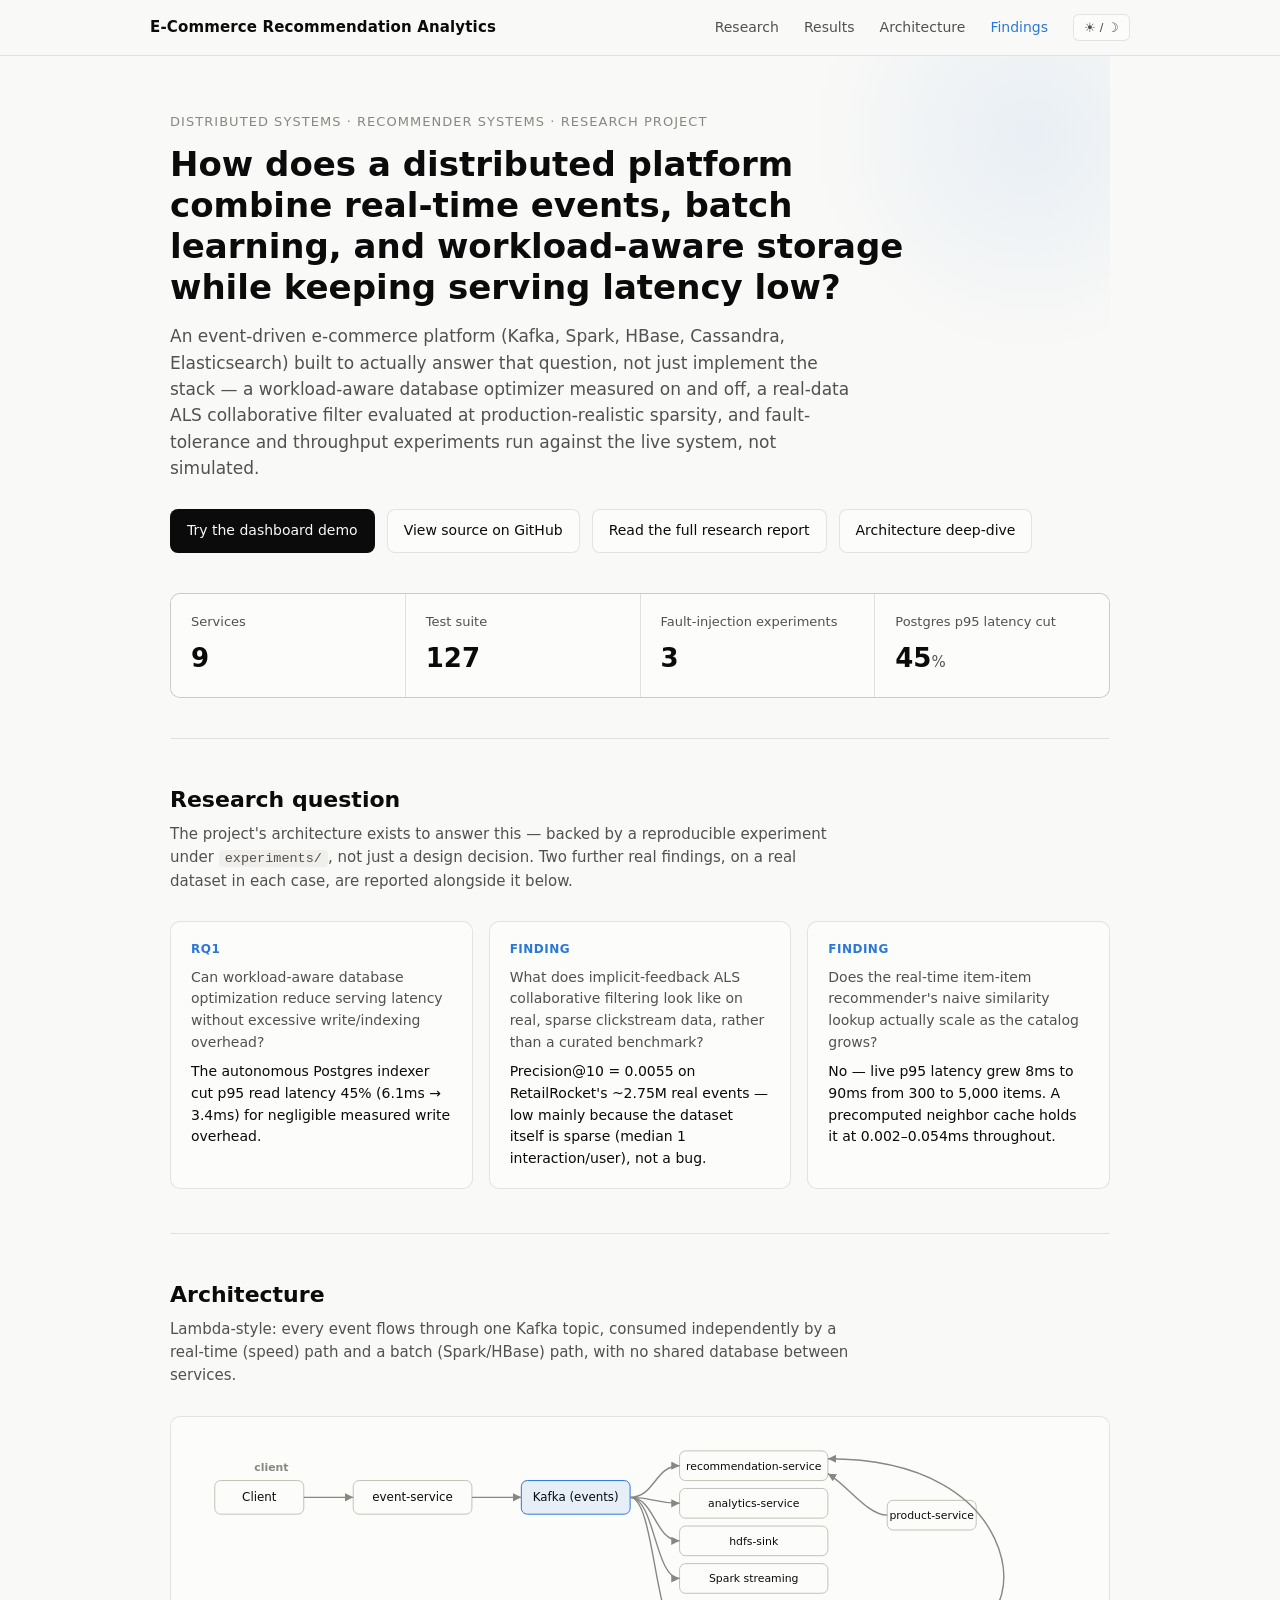
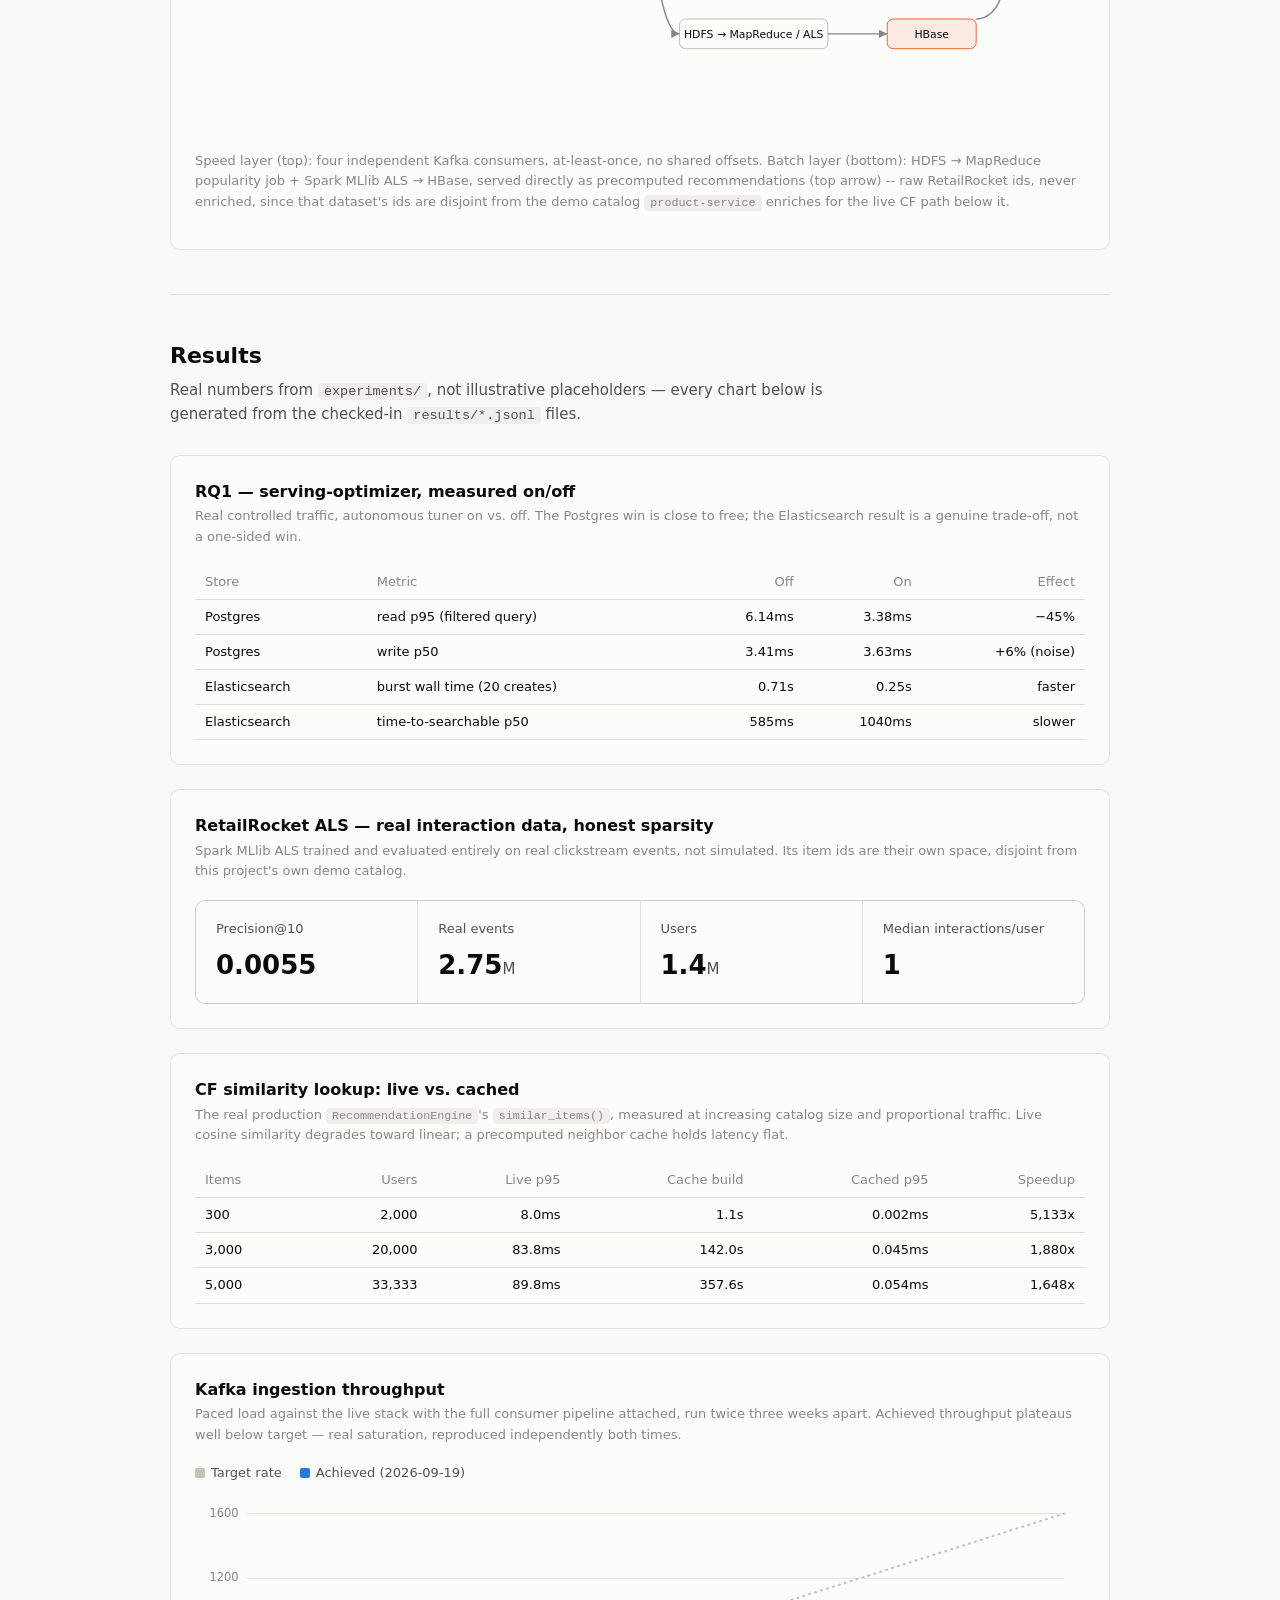
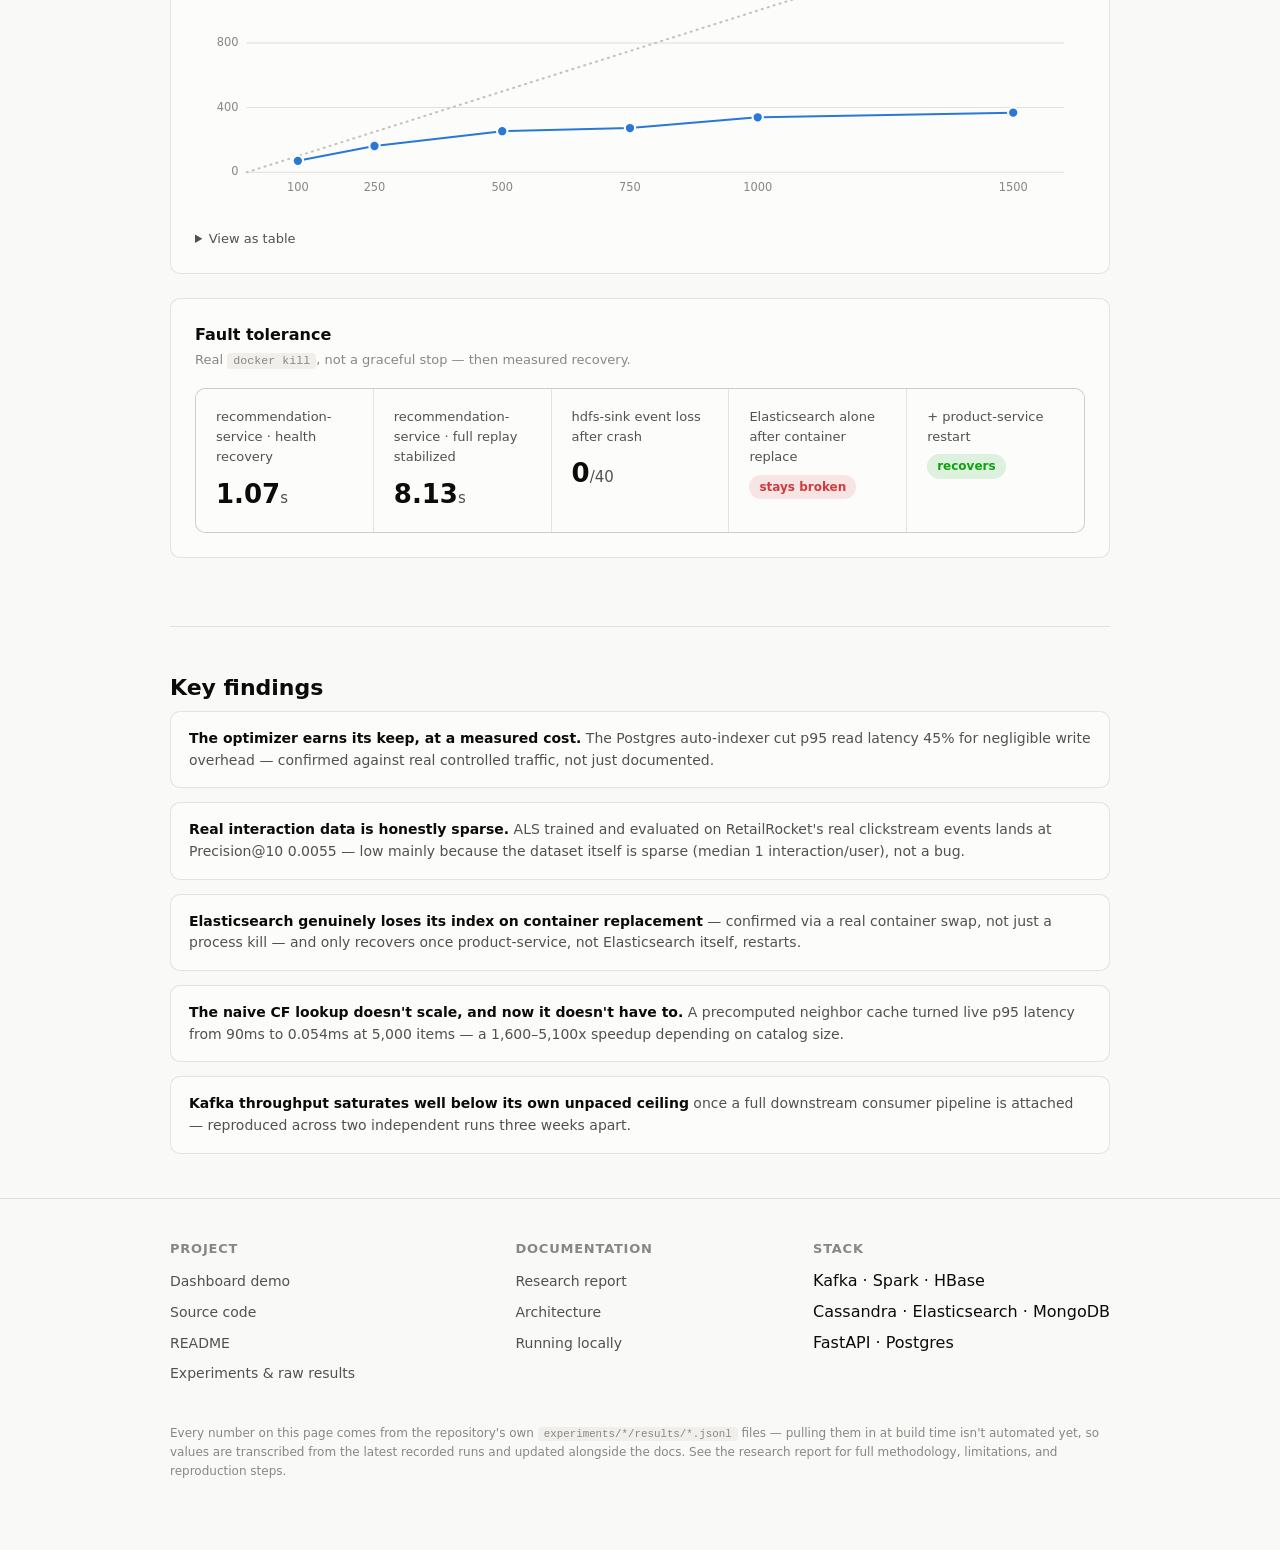
<file: site/index.html>
<!DOCTYPE html>
<html lang="en">
<head>
<meta charset="UTF-8">
<meta name="viewport" content="width=device-width, initial-scale=1.0">
<title>Distributed E-Commerce Recommendation Analytics System</title>
<meta name="description" content="A distributed recommendation and analytics platform (Kafka, Spark, HBase, Cassandra, Elasticsearch) with a real experimental evaluation of recommendation quality, streaming/batch serving latency, and fault tolerance.">
<link rel="icon" type="image/svg+xml" href="favicon.svg">
<meta property="og:title" content="Distributed E-Commerce Recommendation Analytics System">
<meta property="og:description" content="A workload-aware database optimizer measured on/off, real-data ALS at production sparsity, and fault-tolerance and throughput experiments run against the live system, not simulated.">
<meta property="og:type" content="website">
<meta property="og:url" content="https://charith-reddy-pareddy.github.io/distributed-ecommerce-recommendation-analytics-system/">
<meta name="twitter:card" content="summary">
<meta name="twitter:title" content="Distributed E-Commerce Recommendation Analytics System">
<meta name="twitter:description" content="A workload-aware database optimizer measured on/off, real-data ALS at production sparsity, and fault-tolerance and throughput experiments run against the live system, not simulated.">
<style>
  :root {
    color-scheme: light;
    --surface: #fcfcfb;
    --page: #f9f9f7;
    --text-primary: #0b0b0b;
    --text-secondary: #52514e;
    --text-muted: #898781;
    --gridline: #e1e0d9;
    --baseline: #c3c2b7;
    --border: rgba(11,11,11,0.10);
    --series-1: #2a78d6;
    --series-1-wash: rgba(42,120,214,0.10);
    --series-2: #eb6834;
    --series-3: #1baf7a;
    --status-good: #0ca30c;
    --status-critical: #d03b3b;
    --code-bg: #f0efec;
  }
  @media (prefers-color-scheme: dark) {
    :root:not([data-theme="light"]) {
      color-scheme: dark;
      --surface: #1a1a19;
      --page: #0d0d0d;
      --text-primary: #ffffff;
      --text-secondary: #c3c2b7;
      --text-muted: #898781;
      --gridline: #2c2c2a;
      --baseline: #383835;
      --border: rgba(255,255,255,0.10);
      --series-1: #3987e5;
      --series-1-wash: rgba(57,135,229,0.14);
      --series-2: #d95926;
      --series-3: #199e70;
      --status-good: #0ca30c;
      --status-critical: #e66767;
      --code-bg: #26261f;
    }
  }
  :root[data-theme="dark"] {
    color-scheme: dark;
    --surface: #1a1a19;
    --page: #0d0d0d;
    --text-primary: #ffffff;
    --text-secondary: #c3c2b7;
    --text-muted: #898781;
    --gridline: #2c2c2a;
    --baseline: #383835;
    --border: rgba(255,255,255,0.10);
    --series-1: #3987e5;
    --series-1-wash: rgba(57,135,229,0.14);
    --series-2: #d95926;
    --series-3: #199e70;
    --status-good: #0ca30c;
    --status-critical: #e66767;
    --code-bg: #26261f;
  }

  * { box-sizing: border-box; }
  html { scroll-behavior: smooth; }
  body {
    margin: 0;
    background: var(--page);
    color: var(--text-primary);
    font-family: system-ui, -apple-system, "Segoe UI", sans-serif;
    line-height: 1.55;
  }
  a { color: var(--series-1); }
  .wrap { max-width: 980px; margin: 0 auto; padding: 0 20px; }

  header.site {
    position: sticky; top: 0; z-index: 10;
    background: var(--page);
    border-bottom: 1px solid var(--border);
  }
  header.site .bar {
    display: flex; align-items: center; justify-content: space-between;
    padding: 14px 0;
  }
  header.site .brand { font-weight: 600; font-size: 15px; letter-spacing: 0.01em; }
  header.site nav a {
    color: var(--text-secondary); text-decoration: none; font-size: 14px;
    margin-left: 20px; transition: color 0.15s ease;
  }
  header.site nav a:hover { color: var(--text-primary); }
  header.site nav a.active { color: var(--series-1); }
  #theme-toggle {
    margin-left: 20px; font-size: 13px; color: var(--text-secondary);
    background: var(--surface); border: 1px solid var(--border);
    border-radius: 6px; padding: 5px 10px; cursor: pointer;
  }
  .nav-toggle {
    display: none; background: none; border: 1px solid var(--border);
    border-radius: 6px; padding: 6px 10px; cursor: pointer;
    color: var(--text-primary); font-size: 16px; line-height: 1;
  }

  .hero { padding: 56px 0 40px; position: relative; overflow: hidden; }
  .hero::before {
    content: ""; position: absolute; top: -140px; right: -140px;
    width: 440px; height: 440px; border-radius: 50%;
    background: radial-gradient(circle, var(--series-1) 0%, transparent 70%);
    opacity: 0.08; pointer-events: none; z-index: 0;
  }
  .hero > * { position: relative; z-index: 1; }
  .hero .kicker {
    color: var(--text-muted); font-size: 13px; text-transform: uppercase;
    letter-spacing: 0.08em; margin: 0 0 12px;
  }
  .hero h1 { font-size: 34px; line-height: 1.2; margin: 0 0 16px; max-width: 760px; }
  .hero p.lede { color: var(--text-secondary); font-size: 17px; max-width: 680px; margin: 0 0 28px; }
  .cta-row { display: flex; gap: 12px; flex-wrap: wrap; margin-bottom: 40px; }
  .btn {
    display: inline-flex; align-items: center; gap: 8px;
    padding: 10px 16px; border-radius: 8px; font-size: 14px; font-weight: 500;
    text-decoration: none; border: 1px solid var(--border);
  }
  .btn.primary { background: var(--text-primary); color: var(--page); border-color: transparent; }
  .btn.secondary { background: var(--surface); color: var(--text-primary); }

  .stat-row {
    display: grid; grid-template-columns: repeat(auto-fit, minmax(140px,1fr));
    gap: 1px; background: var(--border); border: 1px solid var(--border);
    border-radius: 10px; overflow: hidden;
  }
  .stat-tile { background: var(--surface); padding: 18px 20px; }
  .stat-tile .label { color: var(--text-secondary); font-size: 13px; margin-bottom: 6px; }
  .stat-tile .value { font-size: 26px; font-weight: 600; }
  .stat-tile .value .unit { font-size: 15px; color: var(--text-secondary); font-weight: 500; }

  section { padding: 44px 0; border-top: 1px solid var(--border); }
  section h2 { font-size: 22px; margin: 0 0 6px; }
  section p.section-sub { color: var(--text-secondary); font-size: 15px; margin: 0 0 28px; max-width: 680px; }

  .rq-grid { display: grid; grid-template-columns: repeat(auto-fit, minmax(260px,1fr)); gap: 16px; }
  .rq-card {
    background: var(--surface); border: 1px solid var(--border); border-radius: 10px;
    padding: 18px 20px;
  }
  .rq-card .rq-id { color: var(--series-1); font-size: 12px; font-weight: 700; letter-spacing: 0.04em; margin-bottom: 8px; }
  .rq-card p { margin: 0; font-size: 14px; color: var(--text-secondary); }
  .rq-card p.answer { color: var(--text-primary); margin-top: 8px; font-size: 14px; }

  .arch-diagram {
    background: var(--surface); border: 1px solid var(--border); border-radius: 10px;
    padding: 24px; overflow-x: auto;
  }
  .arch-diagram svg { display: block; margin: 0 auto; min-width: 640px; }
  .arch-note { font-size: 13px; color: var(--text-muted); margin-top: 14px; }

  .chart-card {
    background: var(--surface); border: 1px solid var(--border); border-radius: 10px;
    padding: 24px; margin-bottom: 24px;
  }
  .chart-card h3 { font-size: 16px; margin: 0 0 2px; }
  .chart-card .chart-sub { font-size: 13px; color: var(--text-muted); margin: 0 0 18px; }
  .legend { display: flex; gap: 18px; font-size: 13px; color: var(--text-secondary); margin-bottom: 14px; }
  .legend .key { display: inline-flex; align-items: center; gap: 6px; }
  .legend .swatch { width: 10px; height: 10px; border-radius: 2px; display: inline-block; }
  svg text { font-family: system-ui, -apple-system, "Segoe UI", sans-serif; }
  .axis-label { fill: var(--text-muted); font-size: 11px; }
  .gridline { stroke: var(--gridline); stroke-width: 1; }
  .baseline { stroke: var(--baseline); stroke-width: 1; }
  .bar-rect { cursor: pointer; }
  .bar-value { fill: var(--text-secondary); font-size: 11px; font-weight: 600; }
  .tooltip {
    position: absolute; pointer-events: none; background: var(--text-primary); color: var(--page);
    font-size: 12px; padding: 6px 10px; border-radius: 6px; opacity: 0; transition: opacity 0.1s;
    white-space: nowrap; z-index: 20; transform: translate(-50%, -100%);
  }
  .tooltip.show { opacity: 1; }

  table.data-table { width: 100%; border-collapse: collapse; font-size: 13px; margin-top: 10px; }
  table.data-table th, table.data-table td { text-align: left; padding: 7px 10px; border-bottom: 1px solid var(--gridline); }
  table.data-table th { color: var(--text-muted); font-weight: 500; }
  table.data-table td.num, table.data-table th.num { text-align: right; font-variant-numeric: tabular-nums; }
  details.table-toggle { margin-top: 14px; }
  details.table-toggle summary { font-size: 13px; color: var(--text-secondary); cursor: pointer; }

  .findings-list { list-style: none; margin: 0; padding: 0; display: grid; gap: 14px; }
  .findings-list li {
    background: var(--surface); border: 1px solid var(--border); border-radius: 10px;
    padding: 16px 18px; font-size: 14px; color: var(--text-secondary);
  }
  .findings-list li strong { color: var(--text-primary); }

  .badge {
    display: inline-flex; align-items: center; gap: 6px; font-size: 12px; font-weight: 600;
    padding: 3px 10px; border-radius: 999px;
  }
  .badge.good { background: rgba(12,163,12,0.12); color: var(--status-good); }
  .badge.critical { background: rgba(208,59,59,0.12); color: var(--status-critical); }

  code { background: var(--code-bg); padding: 1px 6px; border-radius: 4px; font-size: 0.9em; }

  footer { padding: 40px 0 60px; border-top: 1px solid var(--border); }
  footer .foot-grid { display: flex; flex-wrap: wrap; gap: 32px; justify-content: space-between; }
  footer h4 { font-size: 13px; color: var(--text-muted); margin: 0 0 10px; text-transform: uppercase; letter-spacing: 0.06em; }
  footer ul { list-style: none; margin: 0; padding: 0; }
  footer li { margin-bottom: 6px; }
  footer a { color: var(--text-secondary); text-decoration: none; font-size: 14px; }
  footer a:hover { color: var(--text-primary); }
  footer .colophon { margin-top: 32px; font-size: 12px; color: var(--text-muted); }

  .reveal {
    opacity: 0; transform: translateY(14px);
    transition: opacity 0.5s ease, transform 0.5s ease;
  }
  .reveal.reveal-visible { opacity: 1; transform: none; }
  @media (prefers-reduced-motion: reduce) {
    .reveal { opacity: 1; transform: none; transition: none; }
  }

  #back-to-top {
    position: fixed; bottom: 24px; right: 24px; z-index: 15;
    width: 42px; height: 42px; border-radius: 50%;
    background: var(--text-primary); color: var(--page); border: none;
    cursor: pointer; font-size: 18px; line-height: 1;
    display: flex; align-items: center; justify-content: center;
    opacity: 0; pointer-events: none; transform: translateY(8px);
    transition: opacity 0.2s ease, transform 0.2s ease;
    box-shadow: 0 4px 14px rgba(11,11,11,0.18);
  }
  #back-to-top.visible { opacity: 1; pointer-events: auto; transform: none; }

  @media (max-width: 640px) {
    .hero h1 { font-size: 27px; }
    .nav-toggle { display: inline-flex; align-items: center; justify-content: center; }
    header.site .bar { position: relative; flex-wrap: wrap; }
    header.site nav {
      display: none; width: 100%; flex-direction: column; align-items: flex-start;
      gap: 2px; padding: 12px 0 4px; border-top: 1px solid var(--border); margin-top: 12px;
    }
    header.site nav.open { display: flex; }
    header.site nav a { margin-left: 0; padding: 8px 0; width: 100%; }
    #theme-toggle { margin-left: 0; margin-top: 6px; }
  }
</style>
</head>
<body>

<header class="site">
  <div class="wrap bar">
    <div class="brand">E-Commerce Recommendation Analytics</div>
    <button class="nav-toggle" id="nav-toggle" type="button" aria-label="Toggle navigation" aria-expanded="false" aria-controls="site-nav">&#9776;&#xFE0E;</button>
    <nav id="site-nav">
      <a href="#research">Research</a>
      <a href="#results">Results</a>
      <a href="#architecture">Architecture</a>
      <a href="#findings">Findings</a>
      <button id="theme-toggle" type="button" aria-label="Toggle dark mode">&#9728;&#xFE0E; / &#9789;&#xFE0E;</button>
    </nav>
  </div>
</header>

<button id="back-to-top" type="button" aria-label="Back to top">&#8593;&#xFE0E;</button>

<main class="wrap">

  <section class="hero" style="border-top:none;">
    <p class="kicker">Distributed systems &middot; recommender systems &middot; research project</p>
    <h1>How does a distributed platform combine real-time events, batch learning, and workload-aware storage while keeping serving latency low?</h1>
    <p class="lede">
      An event-driven e-commerce platform (Kafka, Spark, HBase, Cassandra, Elasticsearch)
      built to actually answer that question, not just implement the stack &mdash;
      a workload-aware database optimizer measured on and off, a real-data ALS
      collaborative filter evaluated at production-realistic sparsity, and
      fault-tolerance and throughput experiments run against the live system,
      not simulated.
    </p>
    <div class="cta-row">
      <a class="btn primary" href="demo.html">Try the dashboard demo</a>
      <a class="btn secondary" href="https://github.com/Charith-Reddy-Pareddy/distributed-ecommerce-recommendation-analytics-system">View source on GitHub</a>
      <a class="btn secondary" href="https://github.com/Charith-Reddy-Pareddy/distributed-ecommerce-recommendation-analytics-system/blob/main/docs/RESEARCH_REPORT.md">Read the full research report</a>
      <a class="btn secondary" href="https://github.com/Charith-Reddy-Pareddy/distributed-ecommerce-recommendation-analytics-system/blob/main/docs/ARCHITECTURE.md">Architecture deep-dive</a>
    </div>
    <div class="stat-row">
      <div class="stat-tile"><div class="label">Services</div><div class="value">9</div></div>
      <div class="stat-tile"><div class="label">Test suite</div><div class="value">127</div></div>
      <div class="stat-tile"><div class="label">Fault-injection experiments</div><div class="value">3</div></div>
      <div class="stat-tile"><div class="label">Postgres p95 latency cut</div><div class="value">45<span class="unit">%</span></div></div>
    </div>
  </section>

  <section id="research" class="reveal">
    <h2>Research question</h2>
    <p class="section-sub">The project's architecture exists to answer this &mdash; backed by a reproducible experiment under <code>experiments/</code>, not just a design decision. Two further real findings, on a real dataset in each case, are reported alongside it below.</p>
    <div class="rq-grid">
      <div class="rq-card">
        <div class="rq-id">RQ1</div>
        <p>Can workload-aware database optimization reduce serving latency without excessive write/indexing overhead?</p>
        <p class="answer">The autonomous Postgres indexer cut p95 read latency 45% (6.1ms &rarr; 3.4ms) for negligible measured write overhead.</p>
      </div>
      <div class="rq-card">
        <div class="rq-id">FINDING</div>
        <p>What does implicit-feedback ALS collaborative filtering look like on real, sparse clickstream data, rather than a curated benchmark?</p>
        <p class="answer">Precision@10 = 0.0055 on RetailRocket's ~2.75M real events &mdash; low mainly because the dataset itself is sparse (median 1 interaction/user), not a bug.</p>
      </div>
      <div class="rq-card">
        <div class="rq-id">FINDING</div>
        <p>Does the real-time item-item recommender's naive similarity lookup actually scale as the catalog grows?</p>
        <p class="answer">No &mdash; live p95 latency grew 8ms to 90ms from 300 to 5,000 items. A precomputed neighbor cache holds it at 0.002&ndash;0.054ms throughout.</p>
      </div>
    </div>
  </section>

  <section id="architecture" class="reveal">
    <h2>Architecture</h2>
    <p class="section-sub">Lambda-style: every event flows through one Kafka topic, consumed independently by a real-time (speed) path and a batch (Spark/HBase) path, with no shared database between services.</p>
    <div class="arch-diagram">
      <svg viewBox="0 0 900 300" role="img" aria-label="Architecture flow: client posts to event-service, which publishes to Kafka; recommendation-service, analytics-service, HDFS sink, and Spark streaming all consume independently; Spark and MapReduce feed batch ALS and HBase; recommendation-service reads HBase for precomputed ALS recs and reads product-service to enrich its own live CF recommendations.">
        <text x="60" y="30" class="axis-label" font-size="12" font-weight="600">client</text>
        <rect x="20" y="40" width="90" height="34" rx="6" fill="none" stroke="var(--baseline)"/>
        <text x="65" y="61" text-anchor="middle" font-size="12" fill="var(--text-primary)">Client</text>

        <rect x="160" y="40" width="120" height="34" rx="6" fill="none" stroke="var(--baseline)"/>
        <text x="220" y="61" text-anchor="middle" font-size="12" fill="var(--text-primary)">event-service</text>

        <rect x="330" y="40" width="110" height="34" rx="6" fill="var(--series-1-wash)" stroke="var(--series-1)"/>
        <text x="385" y="61" text-anchor="middle" font-size="12" fill="var(--text-primary)">Kafka (events)</text>

        <!-- speed layer consumers -->
        <rect x="490" y="10" width="150" height="30" rx="6" fill="none" stroke="var(--baseline)"/>
        <text x="565" y="29" text-anchor="middle" font-size="11" fill="var(--text-primary)">recommendation-service</text>

        <rect x="490" y="48" width="150" height="30" rx="6" fill="none" stroke="var(--baseline)"/>
        <text x="565" y="67" text-anchor="middle" font-size="11" fill="var(--text-primary)">analytics-service</text>

        <rect x="490" y="86" width="150" height="30" rx="6" fill="none" stroke="var(--baseline)"/>
        <text x="565" y="105" text-anchor="middle" font-size="11" fill="var(--text-primary)">hdfs-sink</text>

        <rect x="490" y="124" width="150" height="30" rx="6" fill="none" stroke="var(--baseline)"/>
        <text x="565" y="143" text-anchor="middle" font-size="11" fill="var(--text-primary)">Spark streaming</text>

        <!-- batch layer -->
        <rect x="490" y="180" width="150" height="30" rx="6" fill="none" stroke="var(--baseline)"/>
        <text x="565" y="199" text-anchor="middle" font-size="11" fill="var(--text-primary)">HDFS &rarr; MapReduce / ALS</text>

        <rect x="700" y="180" width="90" height="30" rx="6" fill="var(--series-2)" fill-opacity="0.12" stroke="var(--series-2)"/>
        <text x="745" y="199" text-anchor="middle" font-size="11" fill="var(--text-primary)">HBase</text>

        <rect x="700" y="60" width="90" height="30" rx="6" fill="none" stroke="var(--baseline)"/>
        <text x="745" y="79" text-anchor="middle" font-size="11" fill="var(--text-primary)">product-service</text>

        <!-- arrows -->
        <g stroke="var(--text-muted)" stroke-width="1.4" fill="none" marker-end="url(#arrow)">
          <path d="M110,57 H160"/>
          <path d="M280,57 H330"/>
          <path d="M440,57 C465,57 465,25 490,25"/>
          <path d="M440,57 C465,57 465,63 490,63"/>
          <path d="M440,57 C465,57 465,101 490,101"/>
          <path d="M440,57 C465,57 465,139 490,139"/>
          <path d="M440,57 C465,57 465,195 490,195"/>
          <path d="M640,195 H700"/>
          <path d="M790,180 C840,180 840,18 640,18"/>
          <path d="M700,75 C680,75 660,45 640,33"/>
        </g>
        <defs>
          <marker id="arrow" markerWidth="8" markerHeight="8" refX="6" refY="3" orient="auto">
            <path d="M0,0 L6,3 L0,6 Z" fill="var(--text-muted)"/>
          </marker>
        </defs>
      </svg>
      <p class="arch-note">Speed layer (top): four independent Kafka consumers, at-least-once, no shared offsets. Batch layer (bottom): HDFS &rarr; MapReduce popularity job + Spark MLlib ALS &rarr; HBase, served directly as precomputed recommendations (top arrow) -- raw RetailRocket ids, never enriched, since that dataset's ids are disjoint from the demo catalog <code>product-service</code> enriches for the live CF path below it.</p>
    </div>
  </section>

  <section id="results" class="reveal">
    <h2>Results</h2>
    <p class="section-sub">Real numbers from <code>experiments/</code>, not illustrative placeholders &mdash; every chart below is generated from the checked-in <code>results/*.jsonl</code> files.</p>

    <div class="chart-card">
      <h3>RQ1 &mdash; serving-optimizer, measured on/off</h3>
      <p class="chart-sub">Real controlled traffic, autonomous tuner on vs. off. The Postgres win is close to free; the Elasticsearch result is a genuine trade-off, not a one-sided win.</p>
      <table class="data-table">
        <tr><th>Store</th><th>Metric</th><th class="num">Off</th><th class="num">On</th><th class="num">Effect</th></tr>
        <tr><td>Postgres</td><td>read p95 (filtered query)</td><td class="num">6.14ms</td><td class="num">3.38ms</td><td class="num">&minus;45%</td></tr>
        <tr><td>Postgres</td><td>write p50</td><td class="num">3.41ms</td><td class="num">3.63ms</td><td class="num">+6% (noise)</td></tr>
        <tr><td>Elasticsearch</td><td>burst wall time (20 creates)</td><td class="num">0.71s</td><td class="num">0.25s</td><td class="num">faster</td></tr>
        <tr><td>Elasticsearch</td><td>time-to-searchable p50</td><td class="num">585ms</td><td class="num">1040ms</td><td class="num">slower</td></tr>
      </table>
    </div>

    <div class="chart-card">
      <h3>RetailRocket ALS &mdash; real interaction data, honest sparsity</h3>
      <p class="chart-sub">Spark MLlib ALS trained and evaluated entirely on real clickstream events, not simulated. Its item ids are their own space, disjoint from this project's own demo catalog.</p>
      <div class="stat-row">
        <div class="stat-tile"><div class="label">Precision@10</div><div class="value">0.0055</div></div>
        <div class="stat-tile"><div class="label">Real events</div><div class="value">2.75<span class="unit">M</span></div></div>
        <div class="stat-tile"><div class="label">Users</div><div class="value">1.4<span class="unit">M</span></div></div>
        <div class="stat-tile"><div class="label">Median interactions/user</div><div class="value">1</div></div>
      </div>
    </div>

    <div class="chart-card">
      <h3>CF similarity lookup: live vs. cached</h3>
      <p class="chart-sub">The real production <code>RecommendationEngine</code>'s <code>similar_items()</code>, measured at increasing catalog size and proportional traffic. Live cosine similarity degrades toward linear; a precomputed neighbor cache holds latency flat.</p>
      <table class="data-table">
        <tr><th>Items</th><th class="num">Users</th><th class="num">Live p95</th><th class="num">Cache build</th><th class="num">Cached p95</th><th class="num">Speedup</th></tr>
        <tr><td>300</td><td class="num">2,000</td><td class="num">8.0ms</td><td class="num">1.1s</td><td class="num">0.002ms</td><td class="num">5,133x</td></tr>
        <tr><td>3,000</td><td class="num">20,000</td><td class="num">83.8ms</td><td class="num">142.0s</td><td class="num">0.045ms</td><td class="num">1,880x</td></tr>
        <tr><td>5,000</td><td class="num">33,333</td><td class="num">89.8ms</td><td class="num">357.6s</td><td class="num">0.054ms</td><td class="num">1,648x</td></tr>
      </table>
    </div>

    <div class="chart-card">
      <h3>Kafka ingestion throughput</h3>
      <p class="chart-sub">Paced load against the live stack with the full consumer pipeline attached, run twice three weeks apart. Achieved throughput plateaus well below target &mdash; real saturation, reproduced independently both times.</p>
      <div class="legend">
        <span class="key"><span class="swatch" style="background:var(--baseline)"></span>Target rate</span>
        <span class="key"><span class="swatch" style="background:var(--series-1)"></span>Achieved (2026-09-19)</span>
      </div>
      <div id="chart-throughput"></div>
      <details class="table-toggle"><summary>View as table</summary>
        <table class="data-table" id="table-throughput"></table>
      </details>
    </div>

    <div class="chart-card">
      <h3>Fault tolerance</h3>
      <p class="chart-sub">Real <code>docker kill</code>, not a graceful stop &mdash; then measured recovery.</p>
      <div class="stat-row">
        <div class="stat-tile">
          <div class="label">recommendation-service &middot; health recovery</div>
          <div class="value">1.07<span class="unit">s</span></div>
        </div>
        <div class="stat-tile">
          <div class="label">recommendation-service &middot; full replay stabilized</div>
          <div class="value">8.13<span class="unit">s</span></div>
        </div>
        <div class="stat-tile">
          <div class="label">hdfs-sink event loss after crash</div>
          <div class="value">0<span class="unit">/40</span></div>
        </div>
        <div class="stat-tile">
          <div class="label">Elasticsearch alone after container replace</div>
          <div class="value" style="font-size:16px;"><span class="badge critical">stays broken</span></div>
        </div>
        <div class="stat-tile">
          <div class="label">+ product-service restart</div>
          <div class="value" style="font-size:16px;"><span class="badge good">recovers</span></div>
        </div>
      </div>
    </div>
  </section>

  <section id="findings" class="reveal">
    <h2>Key findings</h2>
    <ul class="findings-list">
      <li><strong>The optimizer earns its keep, at a measured cost.</strong> The Postgres auto-indexer cut p95 read latency 45% for negligible write overhead &mdash; confirmed against real controlled traffic, not just documented.</li>
      <li><strong>Real interaction data is honestly sparse.</strong> ALS trained and evaluated on RetailRocket's real clickstream events lands at Precision@10 0.0055 &mdash; low mainly because the dataset itself is sparse (median 1 interaction/user), not a bug.</li>
      <li><strong>Elasticsearch genuinely loses its index on container replacement</strong> &mdash; confirmed via a real container swap, not just a process kill &mdash; and only recovers once product-service, not Elasticsearch itself, restarts.</li>
      <li><strong>The naive CF lookup doesn't scale, and now it doesn't have to.</strong> A precomputed neighbor cache turned live p95 latency from 90ms to 0.054ms at 5,000 items &mdash; a 1,600&ndash;5,100x speedup depending on catalog size.</li>
      <li><strong>Kafka throughput saturates well below its own unpaced ceiling</strong> once a full downstream consumer pipeline is attached &mdash; reproduced across two independent runs three weeks apart.</li>
    </ul>
  </section>

</main>

<footer>
  <div class="wrap">
    <div class="foot-grid">
      <div>
        <h4>Project</h4>
        <ul>
          <li><a href="demo.html">Dashboard demo</a></li>
          <li><a href="https://github.com/Charith-Reddy-Pareddy/distributed-ecommerce-recommendation-analytics-system">Source code</a></li>
          <li><a href="https://github.com/Charith-Reddy-Pareddy/distributed-ecommerce-recommendation-analytics-system#readme">README</a></li>
          <li><a href="https://github.com/Charith-Reddy-Pareddy/distributed-ecommerce-recommendation-analytics-system/tree/main/experiments">Experiments &amp; raw results</a></li>
        </ul>
      </div>
      <div>
        <h4>Documentation</h4>
        <ul>
          <li><a href="https://github.com/Charith-Reddy-Pareddy/distributed-ecommerce-recommendation-analytics-system/blob/main/docs/RESEARCH_REPORT.md">Research report</a></li>
          <li><a href="https://github.com/Charith-Reddy-Pareddy/distributed-ecommerce-recommendation-analytics-system/blob/main/docs/ARCHITECTURE.md">Architecture</a></li>
          <li><a href="https://github.com/Charith-Reddy-Pareddy/distributed-ecommerce-recommendation-analytics-system/blob/main/docs/RUNNING_LOCALLY.md">Running locally</a></li>
        </ul>
      </div>
      <div>
        <h4>Stack</h4>
        <ul>
          <li>Kafka &middot; Spark &middot; HBase</li>
          <li>Cassandra &middot; Elasticsearch &middot; MongoDB</li>
          <li>FastAPI &middot; Postgres</li>
        </ul>
      </div>
    </div>
    <p class="colophon">Every number on this page comes from the repository's own <code>experiments/*/results/*.jsonl</code> files &mdash; pulling them in at build time isn't automated yet, so values are transcribed from the latest recorded runs and updated alongside the docs. See the research report for full methodology, limitations, and reproduction steps.</p>
  </div>
</footer>

<div class="tooltip" id="tooltip" role="tooltip"></div>

<script>
(function () {
  "use strict";

  // ---- theme toggle -------------------------------------------------
  var root = document.documentElement;
  var toggle = document.getElementById("theme-toggle");
  var saved = null;
  try { saved = localStorage.getItem("theme"); } catch (e) {}
  if (saved === "light" || saved === "dark") root.setAttribute("data-theme", saved);
  toggle.addEventListener("click", function () {
    var current = root.getAttribute("data-theme");
    var next = current === "dark" ? "light" : "dark";
    root.setAttribute("data-theme", next);
    try { localStorage.setItem("theme", next); } catch (e) {}
  });

  // ---- mobile nav toggle -----------------------------------------------
  var navToggle = document.getElementById("nav-toggle");
  var siteNav = document.getElementById("site-nav");
  navToggle.addEventListener("click", function () {
    var isOpen = siteNav.classList.toggle("open");
    navToggle.setAttribute("aria-expanded", isOpen ? "true" : "false");
  });
  siteNav.querySelectorAll("a").forEach(function (a) {
    a.addEventListener("click", function () {
      siteNav.classList.remove("open");
      navToggle.setAttribute("aria-expanded", "false");
    });
  });

  // ---- scroll-reveal + active nav link ----------------------------------
  var navLinks = Array.prototype.slice.call(siteNav.querySelectorAll("a[href^='#']"));
  var revealSections = document.querySelectorAll("section.reveal");
  if ("IntersectionObserver" in window) {
    var revealObserver = new IntersectionObserver(
      function (entries) {
        entries.forEach(function (entry) {
          if (entry.isIntersecting) {
            entry.target.classList.add("reveal-visible");
            revealObserver.unobserve(entry.target);
          }
        });
      },
      { threshold: 0.1, rootMargin: "0px 0px -60px 0px" }
    );
    revealSections.forEach(function (s) { revealObserver.observe(s); });

    var activeObserver = new IntersectionObserver(
      function (entries) {
        entries.forEach(function (entry) {
          var link = navLinks.filter(function (a) { return a.getAttribute("href") === "#" + entry.target.id; })[0];
          if (!link) return;
          if (entry.isIntersecting) {
            navLinks.forEach(function (a) { a.classList.remove("active"); });
            link.classList.add("active");
          }
        });
      },
      { rootMargin: "-40% 0px -50% 0px" }
    );
    revealSections.forEach(function (s) { activeObserver.observe(s); });
  } else {
    revealSections.forEach(function (s) { s.classList.add("reveal-visible"); });
  }

  // ---- back to top -------------------------------------------------
  var backToTop = document.getElementById("back-to-top");
  window.addEventListener("scroll", function () {
    backToTop.classList.toggle("visible", window.scrollY > 700);
  });
  backToTop.addEventListener("click", function () {
    window.scrollTo({ top: 0, behavior: "smooth" });
  });

  // ---- shared tooltip -------------------------------------------------
  var tooltip = document.getElementById("tooltip");
  function showTooltip(evt, html) {
    tooltip.innerHTML = html;
    tooltip.style.left = evt.pageX + "px";
    tooltip.style.top = (evt.pageY - 12) + "px";
    tooltip.classList.add("show");
  }
  function hideTooltip() { tooltip.classList.remove("show"); }

  function css(name) {
    return getComputedStyle(document.documentElement).getPropertyValue(name).trim();
  }

  function svgEl(tag, attrs) {
    var el = document.createElementNS("http://www.w3.org/2000/svg", tag);
    for (var k in attrs) el.setAttribute(k, attrs[k]);
    return el;
  }

  // ---- data (from experiments/throughput/results/throughput_sweep.jsonl;
  //      the serving-optimizer, RetailRocket ALS, and CF scalability
  //      results above are small enough to live directly in the HTML
  //      tables rather than a generated chart) --------
  var THROUGHPUT = [
    { target: 100, achieved: 70.8 },
    { target: 250, achieved: 162.4 },
    { target: 500, achieved: 253.9 },
    { target: 750, achieved: 273.6 },
    { target: 1000, achieved: 340.0 },
    { target: 1500, achieved: 368.5 }
  ];

  // ---- line chart: throughput target vs achieved ---------------------
  function renderThroughputChart() {
    var W = 860, H = 300, padL = 50, padR = 20, padT = 16, padB = 34;
    var plotW = W - padL - padR, plotH = H - padT - padB;
    var maxV = 1600;

    function xAt(t) { return padL + (t / maxV) * plotW; }
    function yAt(v) { return padT + plotH - (v / maxV) * plotH; }

    var svg = svgEl("svg", { viewBox: "0 0 " + W + " " + H, width: "100%", role: "img", "aria-label": "Line chart comparing target Kafka ingestion rate to achieved throughput, showing achieved throughput plateauing well below target as target rate increases" });

    [0, 400, 800, 1200, 1600].forEach(function (v) {
      var y = yAt(v);
      svg.appendChild(svgEl("line", { x1: padL, x2: W - padR, y1: y, y2: y, class: "gridline" }));
      var t = svgEl("text", { x: padL - 8, y: y + 3, class: "axis-label", "text-anchor": "end" });
      t.textContent = v;
      svg.appendChild(t);
    });
    THROUGHPUT.forEach(function (p) {
      var t = svgEl("text", { x: xAt(p.target), y: padT + plotH + 18, class: "axis-label", "text-anchor": "middle" });
      t.textContent = p.target;
      svg.appendChild(t);
    });

    // y = x reference (target line)
    var refPts = [[0, 0], [maxV, maxV]].map(function (p) { return xAt(p[0]) + "," + yAt(p[1]); }).join(" ");
    svg.appendChild(svgEl("polyline", { points: refPts, fill: "none", stroke: "var(--baseline)", "stroke-width": 2, "stroke-dasharray": "1,5", "stroke-linecap": "round" }));

    var achievedPts = THROUGHPUT.map(function (p) { return xAt(p.target) + "," + yAt(p.achieved); }).join(" ");
    svg.appendChild(svgEl("polyline", { points: achievedPts, fill: "none", stroke: "var(--series-1)", "stroke-width": 2, "stroke-linejoin": "round", "stroke-linecap": "round" }));

    THROUGHPUT.forEach(function (p) {
      var dot = svgEl("circle", { cx: xAt(p.target), cy: yAt(p.achieved), r: 5, fill: "var(--series-1)", stroke: "var(--surface)", "stroke-width": 2 });
      dot.addEventListener("mousemove", function (evt) {
        showTooltip(evt, "target " + p.target + "/s<br>achieved " + p.achieved + "/s");
      });
      dot.addEventListener("mouseleave", hideTooltip);
      svg.appendChild(dot);
    });

    document.getElementById("chart-throughput").appendChild(svg);

    var table = document.getElementById("table-throughput");
    var html = "<tr><th>Target (events/sec)</th><th class='num'>Achieved (events/sec)</th></tr>";
    THROUGHPUT.forEach(function (p) {
      html += "<tr><td>" + p.target + "</td><td class='num'>" + p.achieved + "</td></tr>";
    });
    table.innerHTML = html;
  }

  renderThroughputChart();
})();
</script>
</body>
</html>
</file>
